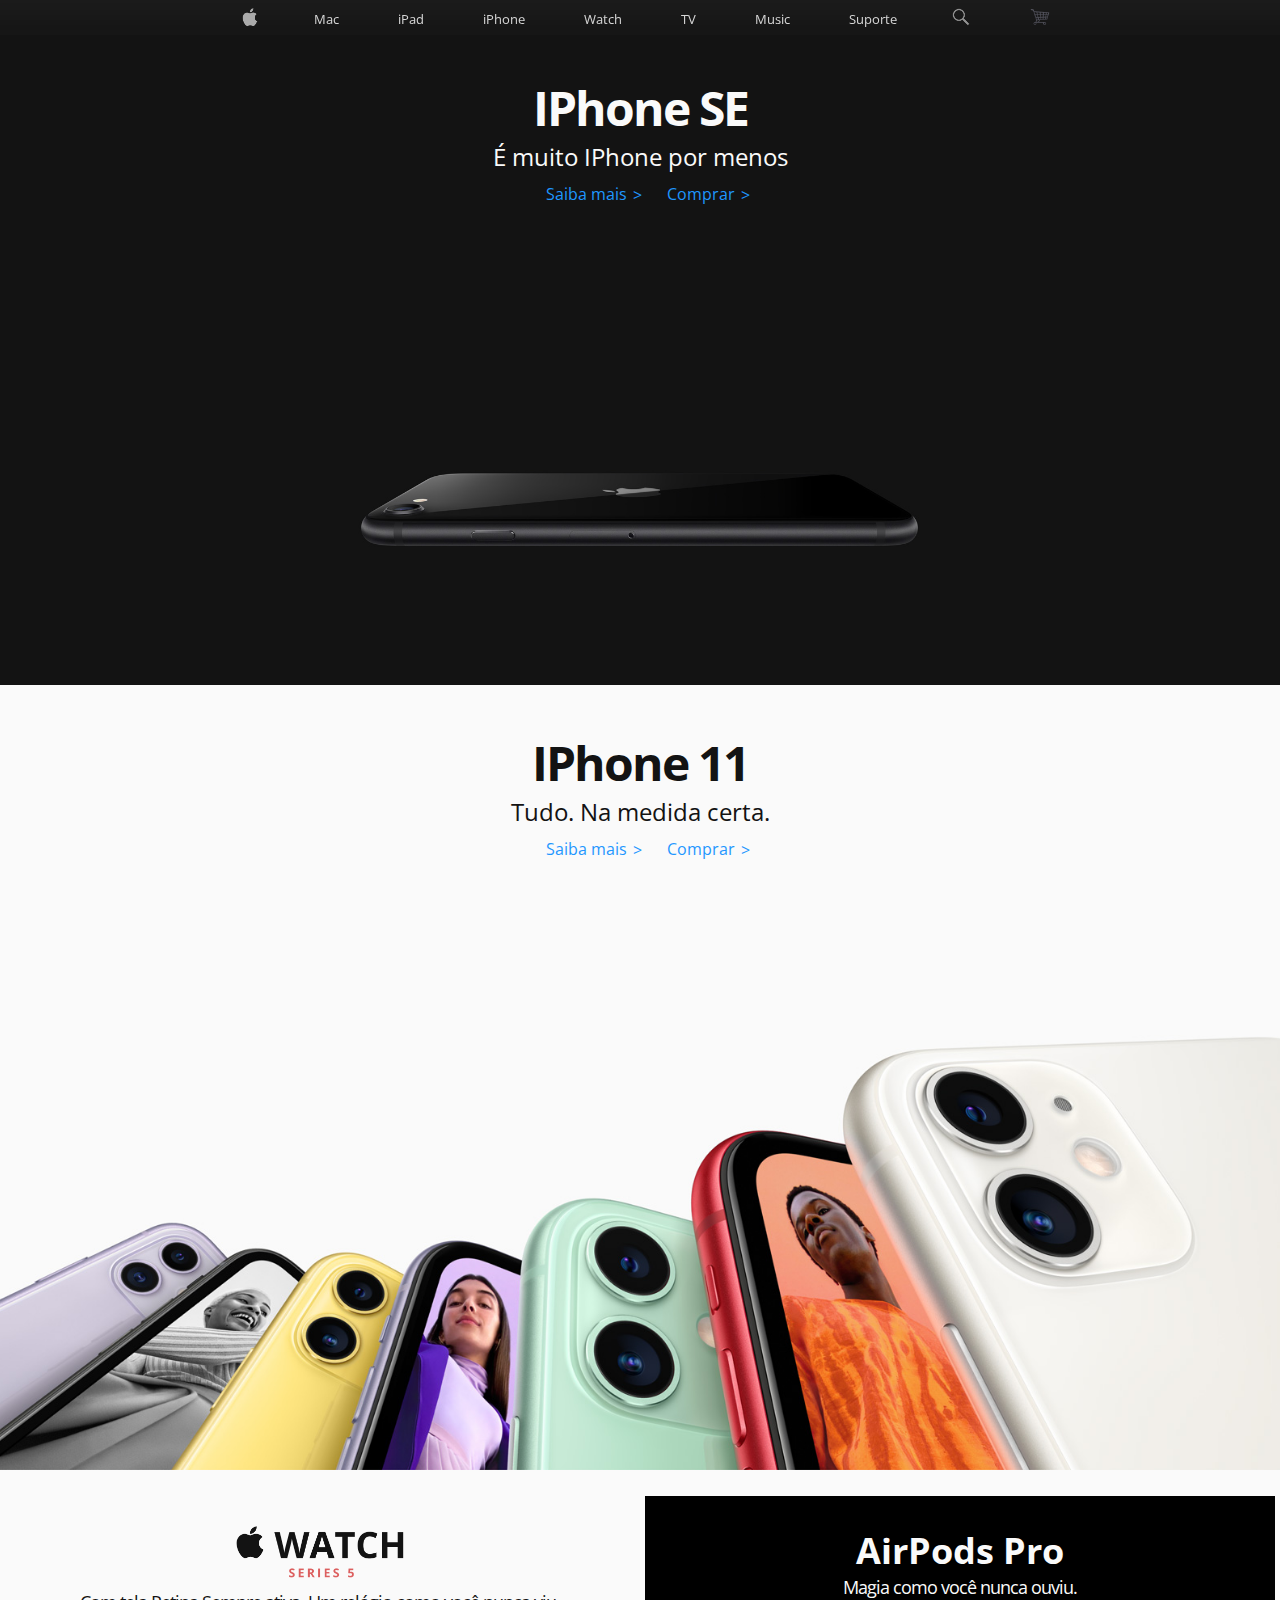
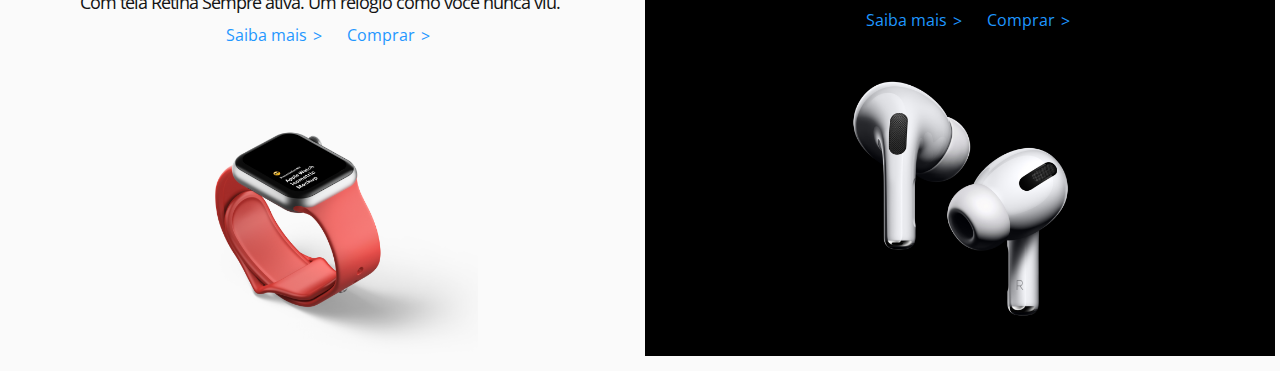
<file: slide_v2/indexSlide.html>
<!DOCTYPE html>
<html>
<head>
    <meta charset="UTF-8">
    <meta http-equiv="X-UA-Compatible" content="IE=edge">
    <meta name="viewport" content="width=device-width, initial-scale=1.0">
    <link href="https://fonts.googleapis.com/css2?family=Open+Sans&display=swap" rel="stylesheet">
    <link href="./styleSlide.css" type="text/css" rel="stylesheet">
    <script src="https://ajax.googleapis.com/ajax/libs/jquery/3.6.0/jquery.min.js"></script>
    <title>Apple - Brasil</title>
</head>
<body>
    <header class="header">
        <div class="header-container">

            <!-- NAV DESKTOP -->
            <ul class="nav-list-desktop">
                <li class="nav-item" style="padding-left: 10px;">
                    <a href="" class="nav-logo">
                        <img src="./img/logo apple.png" style="width: 20px;"></a>
                </li>
                 <li class="nav-item">
                    <a href="" class="nav-link">Mac</a>
                </li>
                <li class="nav-item">
                    <a href="" class="nav-link">iPad</a>
                </li>
                <li class="nav-item">
                    <a href="" class="nav-link">iPhone</a>
                </li>
                <li class="nav-item">
                    <a href="" class="nav-link">Watch</a>
                </li>
                <li class="nav-item">
                    <a href="" class="nav-link">TV</a>
                </li>
                <li class="nav-item">
                    <a href="" class="nav-link">Music</a>
                </li>
                <li class="nav-item">
                    <a href="" class="nav-link">Suporte</a>
                </li>
                <li class="nav-item">
                    <a href="" class="nav-lupa">
                        <img src="./img/lupa-icon.png" style="width: 20px;"></a>
                </li>
                <li class="nav-item" style="padding-left: 10px;">
                    <a href="" class="nav-bag">
                        <img src="./img/bag-icon.png" style="width: 20px;"></a>
                </li>
            </ul>


            <!-- NAV MOBILE -->
            <ul class="nav-mobile">
                <li class="nav-item" style="padding-left: 10px;">
                    <a href="#" class="nav-hamburguer" >
                        <div class="hamburguer"></div>
                    </a>
                </li>
                <li class="nav-item">
                    <a href="#" class="nav-logo">
                        <img src="./img/logo apple.png" class="logo" style="width: 20px;"></a>
                </li>
                <li class="nav-item">
                    <a href="#" class="nav-bag" style="padding-right: 10px;">
                        <img src="./img/bag-icon.png" style="width: 20px;"></a>
                </li>
                </ul>
            <!-- NAV ITEMS MOBILE -->
            <ul class="nav-list-mobile">
                <li class="nav-item-mobile">
                    <input type="text" class="search" placeholder="Search in apple.com">
                </li>
                <li class="nav-item-mobile">
                    <a href="#" class="nav-link-mobile">Mac</a>
                </li>
                <li class="nav-item-mobile">
                    <a href="#" class="nav-link-mobile">IPad</a>
                </li>
                <li class="nav-item-mobile">
                    <a href="#" class="nav-link-mobile">IPhone</a>
                </li>
                <li class="nav-item-mobile">
                    <a href="#" class="nav-link-mobile">Watch</a>
                </li>
                <li class="nav-item-mobile">
                    <a href="#" class="nav-link-mobile">TV</a>
                </li>
                <li class="nav-item-mobile">
                    <a href="#" class="nav-link-mobile">Music</a>
                </li>
                <li class="nav-item-mobile">
                    <a href="#" class="nav-link-mobile">Suporte</a>
                </li>
            </ul>
        </div>
    </header>

    <!--IPHONE SE-->
    <section class="iphonese">
        <div class="container-iphonese">
            <div class="container-title-iphonese">
                <h1>IPhone SE</h1>
                <h3>É muito IPhone por menos</h3>
                <p>
                    <a href="" class="link">Saiba mais</a>
                    <a href="" class="link">Comprar</a>
                </p>
            </div>
            <div class="container-img-iphonese">
                <img src="img/iphonese.png">
            </div>
        </div>
    </section>

    <!--IPHONE 11 -->
    <section class="iphone11">
        <div class="container-iphone11">
            <div class="container-title-iphone11">
                <h1>IPhone 11</h1>
                <h3>Tudo. Na medida certa.</h3>
                <p>
                    <a href="" class="link">Saiba mais</a>
                    <a href="" class="link">Comprar</a>
                </p>
            </div>
        </div>
    </section>

    <!--Produtos-->

    <section class="products">
        <div class="watch">
          <div class="container-title-watch">
            <h1></h1>
            <h3>
              Com tela Retina Sempre ativa. Um relógio como você nunca viu.
            </h3>
            <p>
              <a href="" class="link">Saiba mais</a>
              <a href="" class="link">Comprar</a>
            </p>
          </div>
          <img src="img/watch2.png">
        </div>
        <div class="airpods">
          <div class="container-title-airpods">
            <h1>AirPods Pro</h1>
            <h3>
              Magia como você nunca ouviu.
            </h3>
            <p>
              <a href="" class="link">Saiba mais</a>
              <a href="" class="link">Comprar</a>
            </p>
          </div>
          <img src="img/airpods2.png">
        </div>
      </section>

    <script src="./scriptSlide.js"></script>
</body>

</html>
</file>
<file: slide_v2/styleSlide.css>
*{
    margin: 0;
    padding: 0;
    /* box-sizing: border-box; */
    font-family: "Open Sans", sans-serif;
}

body{
    width: 100%;
    min-height: 70vh;
    background-color: #fafafa;
    
}

a{
    display: block;
    text-decoration: none;
}

.header{
    width: 100%;
    height: 35px;

    position: fixed;
    top: 0;
    z-index: 999;

    background-color: rgb(17, 17, 17, 0.8);
    backdrop-filter: blur(20px);
}

.header-container{
    max-width: 820px;
    margin: 0  auto;
    padding: 5px 0px;
}

.nav-list-desktop{
    list-style: none;

    display:flex;
    align-items: center;
    justify-content: space-between;
}

.nav-link{
    color: #d6d6d6;
    display: block;
    padding: 5px 5px;

    font-size: 13px;
    transition: 0.5 ease;
}

.nav-link:hover {
        opacity: 0.7;
    }

.nav-mobile{
    display: none;
}

.nav-list-mobile{
    display: none;
}


@media screen and (max-width: 600px){
    .nav-list-desktop{
        display: none;
    }

    .nav-mobile{
        display: flex;
        align-items: center;
        justify-content: space-between;
        list-style: none;
    }

    .hamburguer{
        width: 25px;
        height: 25px;

        position: relative;
        z-index: 998;
    }
    .hamburguer:after{
        content: "";
        position: absolute;

        top: 38%;
        left: 23%;

        width: 55%;
        height: 4%;
        background-color: #d6d6d6;
        transition: 1s ease;
    }
    .hamburguer:before{
        content: "";
        position: absolute;

        top: 63%;
        left: 23%;

        width: 55%;
        height: 4%;
        background-color: #d6d6d6;
        transition: 1s ease;
    }


    .hamburguer-active{
        width: 25px;
        height: 25px;


        position: relative;
    }

    .hamburguer-active:after{
        content: "";
        position: absolute;

        top: 50%;
        left: 23%;

        width: 55%;
        height: 4%;

        transform: rotate(225deg);
        background-color: #d6d6d6;
    }

        .hamburguer-active:before{
        content: "";
        position: absolute;

        top: 50%;
        left: 23%;

        width: 55%;
        height: 4%;

        transform: rotate(-405deg);
        background-color: #d6d6d6;
    }

    .nav-list-mobile{
        width: 100%;
        height: 100vh;
        opacity: 0.9;

        background-color: #030303;
        list-style: none;

        display: none;
        flex-direction: column;
        align-items: center;
        margin: 0;
        padding: 40px 30px;

    }


    .nav-item-mobile{
        width:100%;
        margin: 5px 0;
    }

    .nav-link-mobile{
        display: block;
        color: #d6d6d6;

        width: 100%;
        padding-top: 10px;
        border-top:1px solid #333;

        font-size: 11px;
        opacity: 1;
        transition: 0.7s ease;
    }

    .nav-link-mobile:hover{
        opacity: 0.7;
    }

    .search{
        width: 100%;
        height: 25px;
        border-radius: 5px;
        border: 0;
        padding: 0px 10px;

        background-color: #1f1f1f;
        color: #888;
    }
}

/*IPHONE SE*/

.iphonese{
    min-height: 70vh;
    padding-top: 50px;
    
    margin: 5px 0px;
    background-color:  #131313;
}

@media screen and (max-width:600px){

.iphonese{
    min-height: 60vh;
}
}


.container-iphonese{
    max-width: 820px;
    margin: 20px auto;
    

    display: flex;
    flex-direction: column;
    align-items: center;
    justify-content: center;
}


.container-img-iphonese{
    display: flex;
    justify-content: center;
    align-items: center;
    margin-top: 20%;
    
}

.container-img-iphonese > img{
    width: 75%;
}


.container-title-iphonese > h1{

    color: #fafafa;
    font-size: 48px;
    text-align: center;
    letter-spacing: -2px;
    
}

.container-title-iphonese > h3{

    color: #fafafa;
    font-size: 24px;
    text-align: center;
    font-weight: normal;
}

.container-title-iphonese > p{

   display: flex;
   justify-content: center;
   align-items: center;
   margin: 10px 0px;
}

.link{
    display: block;
    color: #1f97ff;
    position: relative;
    margin: 0px 20px;
    opacity: 1;
    transition: 0.5s ease;
}

.link:after{
    content: ">";
    position: absolute;
    top: 1px;
    right: -15px;
}

.link:hover{
    opacity: 0.7;
    text-decoration: underline;
}




/* IPHONE 11 */

.iphone11{
    width: 100%;
    margin: 5px 0;
    margin-top: 5vh;
    padding-bottom: 200px;

    background-image: url("./img/iphone11.png");
    background-size: 100%;
    background-repeat: no-repeat;
    background-position: center 100%;
}

@media screen and (max-width:1980px){
    .iphone11{
        height: 60vh;
        background-size: 120%;
    }
}

@media screen and (max-width:780px){
    .iphone11{
        height: 35vh;
        background-size: 150%;
    }

    h1{
        font-size: 36px !important;
    }
    h3{
        font-size: 18px !important;
    }
}

.container-iphone11{
    display: flex;
    justify-content: center;

    max-width: 820px;
    margin: 0 auto;
}

.container-title-iphone11 > h1{

    color: #131313;
    font-size: 48px;
    text-align: center;
    letter-spacing: -2px;
    
}

.container-title-iphone11 > h3{

    color: #131313;
    font-size: 24px;
    text-align: center;
    font-weight: normal;
}

.container-title-iphone11 > p{

   display: flex;
   justify-content: center;
   align-items: center;
   margin: 10px 0px;
}

/* PRODUTOS */

.products{
    width: 100%;
    margin-top: 10px;

    display: flex;
    align-items: center;
    justify-content: center;
    flex-wrap: wrap;
}

.watch{
    height: 100%;
    margin: 0 5px;
    padding-top: 30px;

    display: flex;
    align-items: center;
    flex-direction: column;
    flex: 1 1 380px;
}

.container-title-watch > h1{
    height: 70px;
    background-image: url("./img/fig_watch.png");
    background-repeat: no-repeat;
    background-size: 40%;
    background-position: center center;
    margin: 5px;
}

.container-title-watch > h3{
    color: #131313;
    font-size: 18px;
    text-align: center;
    font-weight: normal;
    letter-spacing: -1px;
    
}

.container-title-watch > p{
    display: flex;
    justify-content: center;
    align-items: center;

    margin: 10px 0px;
}

.watch > img, .airpods > img{
    width: 50%;
}

.airpods{
    flex: 1 1 380px;
    height: 100%;
    margin: 0 5px;
    padding-top: 30px;
    background-color: #000;

    display: flex;
    align-items: center;
    flex-direction: column;
}

.container-title-airpods > h1{
    color: #fafafa;
    font-size: 36px;
    text-align: center;
}

.container-title-airpods > h3{
    color: #fafafa;
    font-size: 18px;
    text-align: center;
    font-weight: normal;
    letter-spacing: -1px;
}

.container-title-airpods > p{
    display: flex;
    justify-content: center;
    align-items: center;

    margin: 10px 0px;
}
</file>
